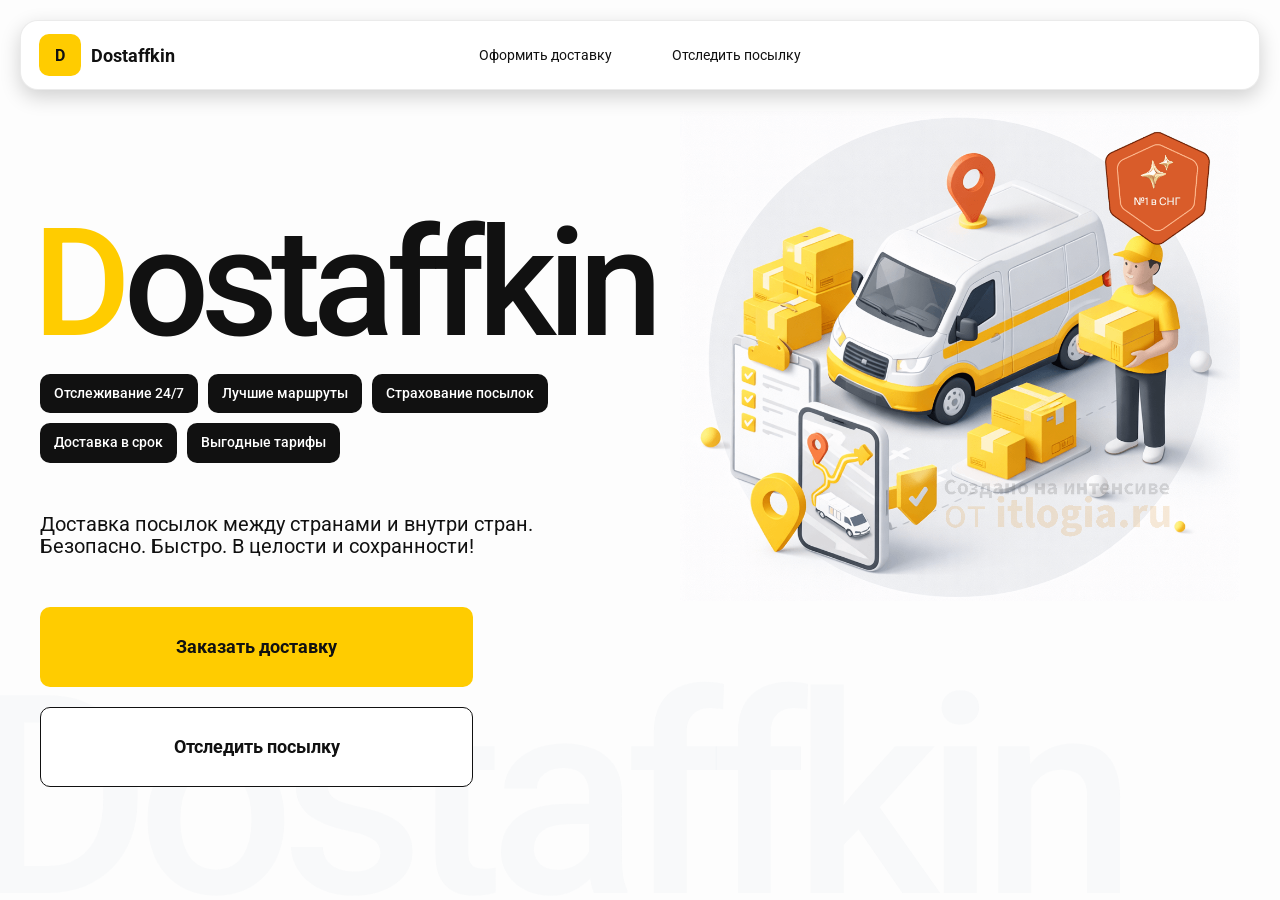
<file: index.html>
<!doctype html>
<html lang="ru">
<head>
    <meta charset="utf-8"/>
    <meta name="viewport" content="width=device-width,initial-scale=1,maximum-scale=1,user-scalable=0"/>
    <title>Dostaffkin — Доставка посылок между странами и внутри стран. Безопасно. Быстро. В целости и сохранности!</title>
    <link rel="stylesheet" href="styles/base.css"/>
    <link rel="stylesheet" href="styles/base_adaptive.css"/>
    <link rel="stylesheet" href="styles/index.css"/>
    <link rel="stylesheet" href="styles/index_adaptive.css"/>
</head>
<body>

<div class="container">

    <header class="header">
        <a class="header-brand" href="#">
            <div class="header-logo">D</div>
            <div class="header-title">Dostaffkin</div>
        </a>
        <nav class="header-menu">
            <a class="header-link" href="./order.html">Оформить <span>доставку</span></a>
            <a class="header-link" href="./track.html">Отследить <span>посылку</span></a>
        </nav>
    </header>

    <main class="main">

        <section class="main-info">
            <div class="main-title">
                <span>D</span>ostaffkin
            </div>

            <div class="main-features">
                <div class="main-feature">Отслеживание 24/7</div>
                <div class="main-feature">Лучшие маршруты</div>
                <div class="main-feature">Страхование посылок</div>
                <div class="main-feature">Доставка в срок</div>
                <div class="main-feature">Выгодные тарифы</div>
            </div>

            <div class="main-description">
                Доставка посылок между странами и внутри стран.
                Безопасно. Быстро. В целости и сохранности!
            </div>

            <div class="main-actions">
                <a class="button" type="button" href="./order.html">Заказать доставку</a>
                <a class="button button-white" type="button" href="./track.html">Отследить посылку</a>
            </div>

            <div class="main-title-ghost">Dostaffkin</div>
        </section>

        <section class="main-image">
            <img src="images/main-image.png" alt="Main image"/>
        </section>

    </main>

</div>

</body>
</html>
</file>
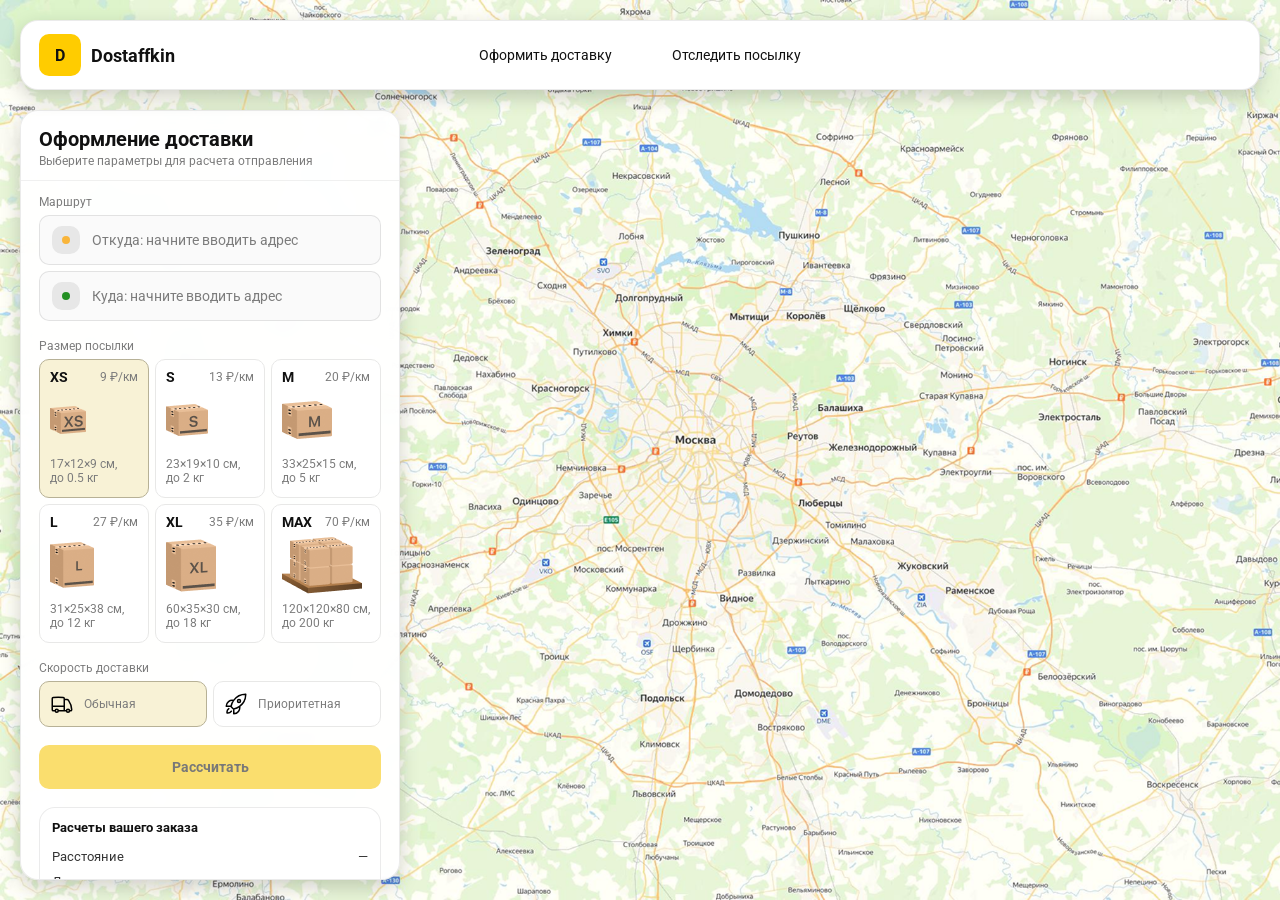
<file: order.html>
<!doctype html>
<html lang="ru">
<head>
    <meta charset="utf-8"/>
    <meta name="viewport" content="width=device-width,initial-scale=1,maximum-scale=1,user-scalable=0"/>
    <title>Оформление доставки</title>

    <link rel="stylesheet" href="styles/base.css"/>
    <link rel="stylesheet" href="styles/base_adaptive.css"/>

    <link rel="stylesheet" href="styles/order.css"/>
    <link rel="stylesheet" href="styles/order_adaptive.css"/>
</head>
<body>

    <div id="map"></div>

    <header class="header">
        <a class="header-brand" href="./index.html">
            <div class="header-logo">D</div>
            <div class="header-title">Dostaffkin</div>
        </a>
        <nav class="header-menu">
            <a class="header-link" href="./order.html">Оформить <span>доставку</span></a>
            <a class="header-link" href="./track.html">Отследить <span>посылку</span></a>
        </nav>
    </header>

    <aside class="main" id="sidebar">

        <div class="main-header">
            <div class="main-title">Оформление доставки</div>
            <div class="main-text">Выберите параметры для расчета отправления</div>
        </div>

        <div class="main-content">

            <div class="main-route">
                <div class="main-block-title">Маршрут</div>
                <div class="main-fields">
                    <div class="main-field" id="fromField">
                        <div class="main-pin"></div>
                        <input id="from" placeholder="Откуда: начните вводить адрес" autocomplete="off"/>
                        <div class="main-ac" id="fromAc" role="listbox" aria-label="Подсказки адресов"></div>
                    </div>

                    <div class="main-field" id="toField">
                        <div class="main-pin"></div>
                        <input id="to" placeholder="Куда: начните вводить адрес" autocomplete="off"/>
                        <div class="main-ac" id="toAc" role="listbox" aria-label="Подсказки адресов"></div>
                    </div>
                </div>
            </div>

            <div class="main-package">
                <div class="main-block-title">Размер посылки</div>

                <div class="main-sizes">
                    <div class="main-size-card is-active" data-value="xs">
                        <div class="main-size-top">
                            <div class="main-size-label">XS</div>
                            <div class="main-size-rate">9 ₽/км</div>
                        </div>
                        <div class="main-size-media">
                            <img src="images/sizes/xs.png" alt="Короб XS"/>
                        </div>
                        <div class="main-size-description">17×12×9 см,<br>до 0.5 кг</div>
                    </div>

                    <div class="main-size-card" data-value="s">
                        <div class="main-size-top">
                            <div class="main-size-label">S</div>
                            <div class="main-size-rate">13 ₽/км</div>
                        </div>
                        <div class="main-size-media">
                            <img src="images/sizes/s.png" alt="Короб S"/>
                        </div>
                        <div class="main-size-description">23×19×10 см,<br>до 2 кг</div>
                    </div>

                    <div class="main-size-card" data-value="m">
                        <div class="main-size-top">
                            <div class="main-size-label">M</div>
                            <div class="main-size-rate">20 ₽/км</div>
                        </div>
                        <div class="main-size-media">
                            <img src="images/sizes/m.png" alt="Короб M"/>
                        </div>
                        <div class="main-size-description">33×25×15 см,<br>до 5 кг</div>
                    </div>

                    <div class="main-size-card" data-value="l">
                        <div class="main-size-top">
                            <div class="main-size-label">L</div>
                            <div class="main-size-rate">27 ₽/км</div>
                        </div>
                        <div class="main-size-media">
                            <img src="images/sizes/l.png" alt="Короб L"/>
                        </div>
                        <div class="main-size-description">31×25×38 см,<br>до 12 кг</div>
                    </div>

                    <div class="main-size-card" data-value="xl">
                        <div class="main-size-top">
                            <div class="main-size-label">XL</div>
                            <div class="main-size-rate">35 ₽/км</div>
                        </div>
                        <div class="main-size-media">
                            <img src="images/sizes/xl.png" alt="Короб XL"/>
                        </div>
                        <div class="main-size-description">60×35×30 см,<br>до 18 кг</div>
                    </div>

                    <div class="main-size-card" data-value="max">
                        <div class="main-size-top">
                            <div class="main-size-label">MAX</div>
                            <div class="main-size-rate">70 ₽/км</div>
                        </div>
                        <div class="main-size-media main-size-media-palleta">
                            <img src="images/sizes/max.png" alt="Паллета"/>
                        </div>
                        <div class="main-size-description">120×120×80 см,<br>до 200 кг</div>
                    </div>
                </div>
            </div>

            <div class="main-speed">
                <div class="main-block-title">Скорость доставки</div>

                <div class="main-speeds">
                    <div class="main-speed-card is-active" data-value="regular">
                        <img class="main-speed-media" src="images/icons/regular.svg" alt="Regular"/>
                        <div class="main-speed-description">Обычная</div>
                    </div>
                    <div class="main-speed-card" data-value="fast">
                        <img class="main-speed-media" src="images/icons/fast.svg" alt="Fast"/>
                        <div class="main-speed-description">Приоритетная</div>
                    </div>
                </div>
            </div>

            <div class="main-calculate-block">
                <button id="calc" class="button calculate-button" type="button" disabled>Рассчитать</button>
            </div>

            <div class="main-result" id="result">
                <div class="main-result-title">Расчеты вашего заказа</div>
                <div class="main-result-lines">
                    <div class="main-result-line"><span>Расстояние</span><span id="distanceValue">—</span></div>
                    <div class="main-result-line"><span>Доставим через</span><span id="durationValue">—</span></div>
                    <div class="main-result-line"><span>Тариф</span><span id="rateValue">—</span></div>
                </div>
                <div class="main-price">
                    <div class="main-price-label">Итого</div>
                    <div class="main-price-value" id="totalValue">—</div>
                </div>
            </div>

            <div class="main-order-box">
                <div class="main-order-form" id="orderForm">
                    <div class="main-order-title">Оформление доставки</div>
                    <div class="main-block-info-row">
                        <div class="main-block-title">Контакты</div>
                        <div class="order-fields">
                            <div class="main-field">
                                <input id="customerName" placeholder="Ваше имя" autocomplete="off"/>
                            </div>
                            <div class="main-field">
                                <input id="customerPhone" placeholder="Ваш телефон" autocomplete="off" inputmode="tel"/>
                            </div>
                        </div>
                    </div>
                    <div class="main-block-info-row extra-info">
                        <div class="main-block-title">Дополнительная информация</div>
                        <div class="main-field textarea">
                            <textarea id="comment" placeholder="Детали доставки и комментарии"></textarea>
                        </div>
                    </div>
                    <button id="submit" class="button main-submit-request" type="button" disabled>Отправить заявку</button>
                </div>

                <div class="main-order-success" id="orderSuccess">
                    <div class="main-success-icon">✓</div>
                    <div class="main-success-title">Заявка отправлена!</div>
                    <div class="main-success-title">Номер отправления – <span id="orderId"></span></div>
                    <div class="main-success-subtitle">Мы скоро свяжемся с вами</div>
                </div>
            </div>

        </div>

    </aside>
<script src="https://api-maps.yandex.ru/2.1/?lang=ru_RU&apikey=1&suggest_apikey=1" type="text/javascript"></script>
<script src="order.js"></script>
</body>
</html>
</file>
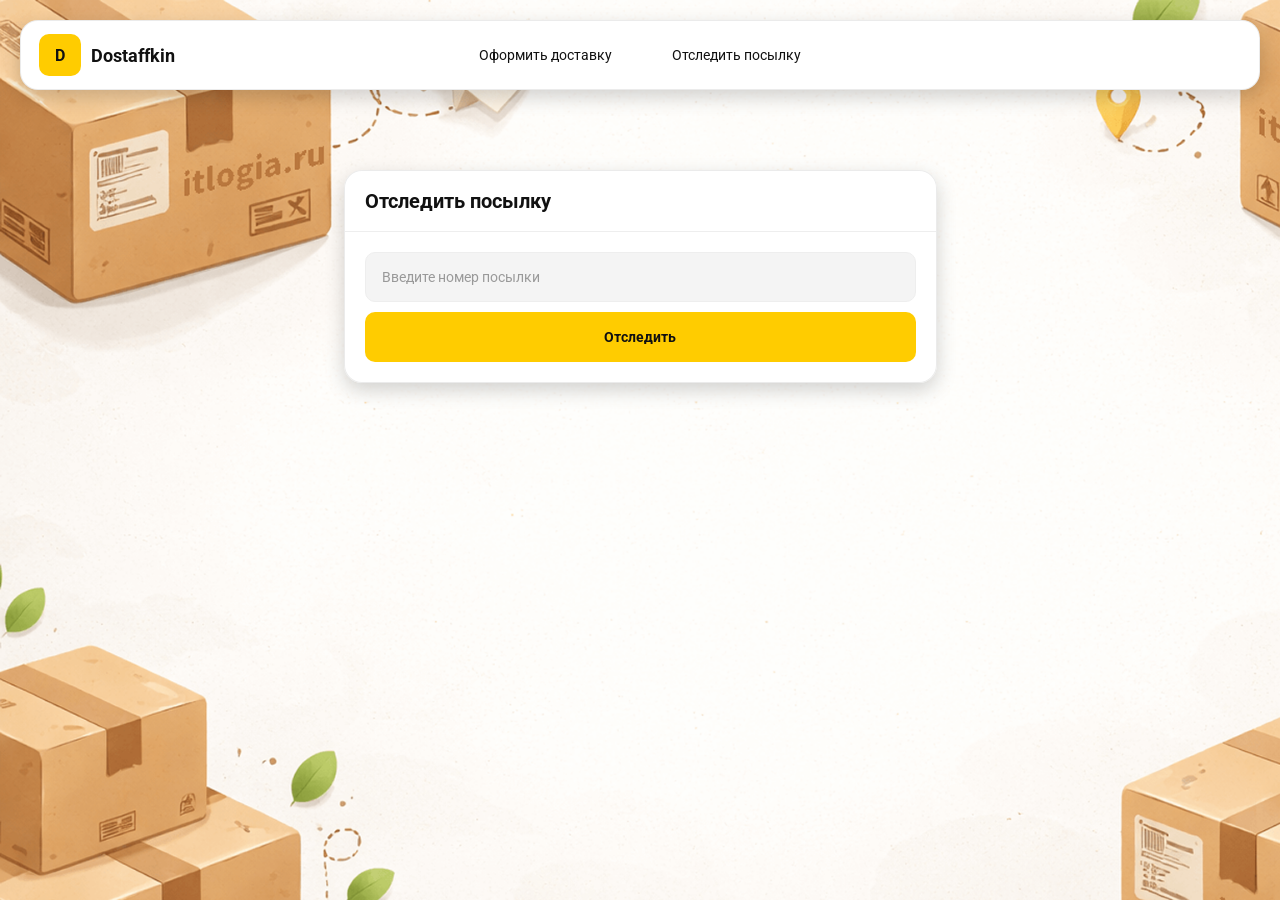
<file: track.html>
<!doctype html>
<html lang="ru">
<head>
    <meta charset="utf-8"/>
    <meta name="viewport" content="width=device-width,initial-scale=1,maximum-scale=1,user-scalable=0"/>
    <title>Отследить посылку</title>
    <link rel="stylesheet" href="styles/base.css"/>
    <link rel="stylesheet" href="styles/base_adaptive.css"/>
    <link rel="stylesheet" href="styles/track.css"/>
    <link rel="stylesheet" href="styles/track_adaptive.css"/>
</head>
<body>

<div class="container">
    <header class="header">
        <a class="header-brand" href="#">
            <div class="header-logo">D</div>
            <div class="header-title">Dostaffkin</div>
        </a>
        <nav class="header-menu">
            <a class="header-link" href="#">Оформить <span>доставку</span></a>
            <a class="header-link" href="#">Отследить <span>посылку</span></a>
        </nav>
    </header>
    <main class="track-content">

        <!-- Блок поиска -->
        <section class="track-card track-search">
            <div class="track-title">Отследить посылку</div>
            <div class="track-action">
                <div class="main-field track-field">
                    <input id="trackNumber" placeholder="Введите номер посылки" autocomplete="off"/>
                </div>
                <button id="trackButton" class="button track-button" type="button">Отследить</button>
            </div>
        </section>

        <!-- Блок результатов -->
        <section class="track-card track-result" id="trackResult">
            <div class="track-result-header">
                <div class="track-id" id="trackIdValue"></div>
                <div class="track-routes">
                    <div class="track-route">
                        <div class="track-route-pin">
                            <svg xmlns="http://www.w3.org/2000/svg" fill="none" viewBox="0 0 24 24" stroke-width="1.5"
                                 stroke="orange" class="size-6">
                                <path stroke-linecap="round" stroke-linejoin="round"
                                      d="M15 10.5a3 3 0 1 1-6 0 3 3 0 0 1 6 0Z"/>
                                <path stroke-linecap="round" stroke-linejoin="round"
                                      d="M19.5 10.5c0 7.142-7.5 11.25-7.5 11.25S4.5 17.642 4.5 10.5a7.5 7.5 0 1 1 15 0Z"/>
                            </svg>
                        </div>
                        <div class="track-route-address" id="trackFromValue">
                            Откуда: Москва, улица Арбат, 1
                        </div>
                    </div>
                    <div class="track-route track-route-arrow">
                        <svg xmlns="http://www.w3.org/2000/svg" fill="none" viewBox="0 0 24 24" stroke-width="1.5"
                             stroke="currentColor" class="size-6">
                            <path stroke-linecap="round" stroke-linejoin="round"
                                  d="M19.5 13.5 12 21m0 0-7.5-7.5M12 21V3"/>
                        </svg>
                    </div>
                    <div class="track-route">
                        <div class="track-route-pin">
                            <svg xmlns="http://www.w3.org/2000/svg" fill="none" viewBox="0 0 24 24" stroke-width="1.5"
                                 stroke="green" class="size-6">
                                <path stroke-linecap="round" stroke-linejoin="round"
                                      d="M15 10.5a3 3 0 1 1-6 0 3 3 0 0 1 6 0Z"/>
                                <path stroke-linecap="round" stroke-linejoin="round"
                                      d="M19.5 10.5c0 7.142-7.5 11.25-7.5 11.25S4.5 17.642 4.5 10.5a7.5 7.5 0 1 1 15 0Z"/>
                            </svg>
                        </div>
                        <div class="track-route-address" id="trackToValue">
                            Куда: Минск, проспект Независимости, 58
                        </div>
                    </div>
                </div>
            </div>
            <div class="track-info">
                <div class="track-status-title">Статус данной посылки:</div>
                <div class="track-status-list" id="trackStatusList">

                    <div class="track-status created">
                        <img src="images/icons/created.svg" class="track-status-icon" alt="Created">
                        <div class="track-status-text">
                            <div class="track-status-text-state">Создан</div>
                            <div class="track-status-text-date">10.01.2026</div>
                        </div>
                    </div>

                    <div class="track-status in-way">
                        <img src="images/icons/in-way.svg" class="track-status-icon" alt="In way">
                        <div class="track-status-text">
                            <div class="track-status-text-state">В пути: Москва</div>
                            <div class="track-status-text-date">18.01.2026</div>
                        </div>
                    </div>

                    <div class="track-status ready">
                        <img src="images/icons/ready.svg" class="track-status-icon" alt="Ready">
                        <div class="track-status-text">
                            <div class="track-status-text-state">Готов к выдаче</div>
                            <div class="track-status-text-date">25.01.2026</div>
                        </div>
                    </div>

                    <div class="track-status done">
                        <img src="images/icons/done.svg" class="track-status-icon" alt="Done">
                        <div class="track-status-text">
                            <div class="track-status-text-state">Вручен</div>
                            <div class="track-status-text-date">27.01.2026</div>
                        </div>
                    </div>

                </div>
            </div>
        </section>

    </main>
</div>

<script src="track.js"></script>

</body>
</html>
</file>
<file: styles/base.css>
/* Базовые стили для всех элементов всех страниц */
*, *::before, *::after {
    box-sizing: border-box;
}

/* Подключение шрифтов */
@font-face {
    font-family: "Roboto";
    src: url("../fonts/Roboto-Regular.ttf");
    font-weight: normal;
}

@font-face {
    font-family: "Roboto";
    src: url("../fonts/Roboto-Bold.ttf");
    font-weight: bold;
}

@font-face {
    font-family: "Roboto";
    src: url("../fonts/Roboto-Medium.ttf");
    font-weight: 500;
}

/* Общие стили для главных тегов страницы */
html, body {
    margin: 0;
    color: #111111;
    font-family: "Roboto", sans-serif;
}

body {
    background: #FDFDFD;
}

/* Контейнер страницы */
.container {
    overflow: hidden;
    min-height: 100vh;
}

/* Хедер */
.header {
    border-radius: 18px;
    box-shadow: 0 7px 20px 0 #0000002E;
    backdrop-filter: blur(10px);
    background: #ffffff;
    left: 20px;
    border: 1px solid rgba(0, 0, 0, 0.08);
    position: fixed;
    right: 20px;
    top: 20px;
    padding: 14px 18px;
    height: 70px;
    display: flex;
    align-items: center;
    z-index: 6;
}

/* Логотип */
.header-brand {
    display: flex;
    align-items: center;
    text-decoration: none;
    gap: 10px;
}

.header-logo {
    width: 42px;
    height: 42px;
    border-radius: 10px;
    background: #FFCC00;
    display: grid;
    place-items: center;
    font-weight: bold;
    color: #111;
}

.header-title {
    font-size: 18px;
    font-weight: bold;
    color: #111111;
    text-decoration: none;
}

/* Меню */
.header-menu {
    display: flex;
    align-items: center;
    gap: 60px;
    margin: 0;
    position: absolute;
    left: 50%;
    transform: translateX(-50%);
}

.header-link {
    font-size: 14px;
    color: #111111;
    text-decoration: none;
}

/* Общие стили кнопок */
.button {
    border: 0;
    outline: none;
    height: 44px;
    border-radius: 10px;
    font-size: 14px;
    font-weight: bold;
    cursor: pointer;
    font-family: inherit;
    transition: transform .08s ease, opacity .12s ease;
    background: #ffcc00;
    color: #111111;
    text-align: center;
    text-decoration: none;
}

.button:hover {
    background-color: #E5BC19;
}

.button:disabled {
    cursor: not-allowed;
    background-color: #FADE6E;
    color: #787878;
    transform: none;
}

.button.button-white {
    background: #ffffff;
    border: 1px solid #111111;
}

.button.button-white:hover {
    background: rgb(241 241 241);
}
</file>
<file: styles/base_adaptive.css>
/* Общие адаптивные стили */

@media (max-width: 767px) {
    .header {
        left: 10px;
        right: 10px;
        top: 10px;
    }

    .header-link span {
        display: none;
    }

    .header-menu {
        gap: 20px;
        justify-content: flex-start;
        margin: 0 0 0 30px;
        position: static;
        transform: none;
    }
}

@media (max-width: 420px) {
    .header-title {
        display: none;
    }
}

@media (max-width: 374px) {
    .header-menu {
        gap: 10px;
        margin: 0 0 0 10px;
    }
}
</file>
<file: styles/index.css>
/* Стили главной страницы */

/* Основной блок */
.main {
    padding: 111px 40px 40px;
    position: relative;
    display: flex;
}

/* Контент */
.main-info {
    max-width: 840px;
    width: 100%;
    position: relative;
}

/* Заголовок страницы */
.main-title {
    margin-top: 98px;
    font-weight: 500;
    font-size: 200px;
    line-height: 1;
    letter-spacing: -0.05em;
    color: #111111;
    left: -15px;
    position: relative;
}

.main-title span {
    color: #ffcc00;
}

/* Преимущества */
.main-features {
    margin-top: 15px;
    display: flex;
    flex-wrap: wrap;
    gap: 10px;
}

.main-feature {
    background: #111111;
    color: #ffffff;
    padding: 12px 14px;
    font-weight: 500;
    font-size: 14px;
    line-height: 1.1;
    border-radius: 10px;
}

/* Описание */
.main-description {
    margin-top: 50px;
    max-width: 500px;
    font-size: 20px;
    line-height: 1.1;
    color: #111111;
}

/* Блок с кнопками действий */
.main-actions {
    margin-top: 50px;
    display: flex;
    flex-direction: column;
    gap: 20px;
}

.main-actions .button {
    height: 80px;
    width: 433px;
    font-size: 18px;
    font-weight: bold;
    place-items: center;
    display: grid;
}

/* Полупрозрачный текст */
.main-title-ghost {
    position: absolute;
    z-index: -1;
    left: -70px;
    bottom: -150px;
    font-weight: 500;
    font-size: 278px;
    line-height: 1;
    letter-spacing: -0.05em;
    color: #ECEDF04D;
}

/* Блок с изображением */
.main-image {
    width: 1024px;
    top: 100px;
    z-index: -2;
}

.main-image img {
    width: 100%;
    max-width: 1024px;
    height: auto;
    display: block;
}
</file>
<file: styles/index_adaptive.css>
/* Адаптивные стили главной страницы */

@media (max-width: 1760px) {
    .main-title {
        font-size: 150px;
        left: -7px;
    }

    .main-info {
        max-width: 640px;
    }
}

@media (max-width: 1200px) {
    .main-info {
        max-width: 540px;
    }

    .main {
        padding: 111px 20px 20px;
    }

    .main-title {
        font-size: 120px;
        left: -4px;
    }

    .main-title-ghost {
        font-size: 220px;
    }
}

@media (max-width: 1024px) {
    .main-title {
        margin-top: 30px;
    }

    .main {
        flex-direction: column-reverse;
    }

    .main-image {
        max-width: 350px;
        position: absolute;
        left: 370px;
        top: 370px;
    }

    .main-info {
        max-width: 100%;
    }

    .main-actions {
        gap: 10px;
    }

    .main-actions .button {
        height: 50px;
        font-size: 14px;
        width: auto;
        max-width: 300px;
    }

    .main-description {
        max-width: 350px;
    }
}

@media (max-width: 570px) {
    .main-title {
        font-size: 88px;
    }

    .main-description {
        max-width: 100%;
    }

    .main-actions {
        width: 100%;
    }

    .main-actions .button {
        width: 100%;
        max-width: 100%;
    }

    .main-image {
        max-width: 650px;
        position: absolute;
        left: 170px;
        top: 70px;
        opacity: 0.2;
    }
}

@media (max-width: 400px) {
    .main-title {
        font-size: 70px;
    }
}
</file>
<file: styles/order.css>
/* Фон карты */
#map {
    background-image: url("../images/order-bg.png");
    background-size: cover;
    position: fixed;
    inset: 0;
}

/* Сайдбар */
.main {
    border-radius: 18px;
    box-shadow: 0 7px 20px 0 #0000002E;
    backdrop-filter: blur(10px);
    background: rgba(255, 255, 255, 0.96);
    left: 20px;
    border: 1px solid rgba(0, 0, 0, 0.08);
    position: fixed;
    top: 110px;
    bottom: 20px;
    width: 380px;
    display: flex;
    flex-direction: column;
    overflow: hidden;
    z-index: 5;
}

/* Шапка сайдбара */
.main-header {
    padding: 18px 18px 12px 18px;
    border-bottom: 1px solid rgba(0, 0, 0, 0.06);
    display: flex;
    flex-direction: column;
}

.main-title {
    font-size: 20px;
    line-height: 100%;
    font-weight: bold;
}

.main-text {
    font-size: 12px;
    margin-top: 5px;
    color: #7C7C7C;
}

/* Контейнер контента сайдбара */
.main-content {
    padding: 14px 18px 18px 18px;
    overflow: auto;
    scrollbar-width: none;
    display: flex;
    flex-direction: column;
    gap: 18px;
    flex: 1;
}

/* Заголовки блоков */
.main-block-title {
    font-size: 12px;
    color: #7C7C7C;
}

.main-route .main-block-title,
.main-package .main-block-title {
    margin-bottom: 6px;
}

/* Поля ввода */
.main-field {
    display: flex;
    align-items: center;
    margin-top: 6px;
    gap: 10px;
    border: 1px solid #1111111A;
    background: #FAFAFA;
    border-radius: 10px;
    padding: 10px 12px;
    position: relative;
    box-sizing: border-box;
    height: 50px;
}

.main-field.textarea {
    height: auto;
}

.main-pin {
    width: 28px;
    height: 28px;
    border-radius: 10px;
    background: rgba(17, 17, 17, 0.08);
    display: grid;
    place-items: center;
    flex: 0 0 auto;
    position: relative;
}

.main-pin::before {
    content: "";
    width: 8px;
    height: 8px;
    border-radius: 999px;
    background: orange;
    opacity: .75;
    display: block;
}

.main-field:last-child .main-pin::before {
    background: green;
    opacity: .85;
}

input, textarea {
    width: 100%;
    border: 0;
    outline: none;
    background: transparent;
    font-size: 14px;
    color: #111111;
    font-family: inherit;
}

textarea {
    resize: vertical;
    min-height: 72px;
    padding: 2px 0;
}

input::placeholder, textarea::placeholder {
    color: #7C7C7C;
}

.main-field:focus-within {
    border-color: rgba(0, 0, 0, 0.20);
    box-shadow: 0 0 0 4px rgba(255, 204, 0, 0.35);
    background: rgba(255, 255, 255, 0.75);
}

/* Блок с размерами посылки */
.main-sizes {
    display: grid;
    gap: 6px;
    grid-template-columns: repeat(3, 1fr);
}

.main-size-card {
    border: 1px solid #E8E8E7;
    background: #FFFFFF;
    border-radius: 10px;
    padding: 10px;
    cursor: pointer;
    user-select: none;
    transition: transform .08s ease, border-color .12s ease, background .12s ease;
    min-height: 139px;
}

.main-size-card:hover {
    transform: translateY(-1px);
}

.main-size-card.is-active {
    background-color: #F8F2D6;
    border-color: #B7B196;
}

.main-size-top {
    display: flex;
    align-items: center;
    justify-content: space-between;
}

.main-size-label {
    font-weight: bold;
    font-size: 14px;
    color: #111111;
    line-height: 100%;
}

.main-size-rate {
    font-size: 12px;
    color: #7C7C7C;
    line-height: 100%;
}

.main-size-media {
    margin-top: 8px;
    height: 57px;
}

.main-size-description {
    margin-top: 8px;
    font-size: 12px;
    color: #7C7C7C;
    line-height: 1.2;
}

/* Кнопка расчёта */
.calculate-button {
    width: 100%;
}

/* Блок результатов */
.main-result {
    border: 1px solid rgba(0, 0, 0, 0.08);
    background: rgba(255, 255, 255, 0.75);
    border-radius: 16px;
    padding: 12px;
    line-height: 1.25;
}

.main-result-title {
    font-weight: bold;
    font-size: 13px;
    color: #111111;
    margin-bottom: 13px;
}

.main-result-lines {
    gap: 8px;
    display: flex;
    flex-direction: column;
}

.main-result-line {
    font-size: 13px;
    color: rgba(17, 17, 17, 0.85);
    display: flex;
    justify-content: space-between;
}

.main-price {
    margin-top: 18px;
    padding-top: 10px;
    border-top: 1px dashed rgba(0, 0, 0, 0.12);
    display: flex;
    align-items: baseline;
    justify-content: space-between;
}

.main-price-label {
    font-size: 12px;
    color: rgba(17, 17, 17, 0.55);
}

.main-price-value {
    font-size: 20px;
    font-weight: bold;
    color: #111111;
    letter-spacing: -0.3px;
}

/* Форма заявки */
.main-order-box {
    background: #ffffff;
    border: 1px solid #E8E8E7;
    border-radius: 10px;
    padding: 12px;
}

.main-order-title {
    margin-bottom: 8px;
    font-weight: bold;
    font-size: 14px;
    color: #111111;
}

.main-block-info {
    display: flex;
    flex-direction: column;
    gap: 6px;
}

.order-fields {
    display: grid;
    grid-template-columns: 1fr 1fr;
    column-gap: 10px;
    margin-top: 6px;
}

.main-block-info-row.extra-info {
    display: block;
    margin-top: 13px;
}

.main-submit-request {
    width: 100%;
    margin-top: 6px;
}

/* Успешная отправка */
.main-order-success {
    display: none;
    text-align: center;
    padding: 22px 12px;
    gap: 12px;
}

.main-order-success.is-visible {
    display: flex;
    flex-direction: column;
    align-items: center;
}

.main-success-icon {
    width: 56px;
    height: 56px;
    border-radius: 50%;
    background: #16a34a;
    color: #ffffff;
    display: grid;
    place-items: center;
    font-size: 30px;
}

.main-success-title {
    font-size: 14px;
    font-weight: bold;
    color: #111111;
}

.main-success-subtitle {
    font-size: 12px;
    color: rgba(17, 17, 17, 0.55);
    line-height: 1.3;
}

/* Скорость доставки */
.main-speed .main-block-title {
    margin-bottom: 6px;
}

.main-speeds {
    display: grid;
    gap: 6px;
    grid-template-columns: repeat(2, 1fr);
}

.main-speed-card {
    border: 1px solid #E8E8E7;
    background: #FFFFFF;
    border-radius: 10px;
    padding: 10px;
    cursor: pointer;
    user-select: none;
    transition: transform .08s ease, border-color .12s ease, background .12s ease;
    display: flex;
    align-items: center;
    gap: 10px;
}

.main-speed-card:hover {
    transform: translateY(-1px);
}

.main-speed-card.is-active {
    background-color: #F8F2D6;
    border-color: #B7B196;
}

.main-speed-description {
    font-size: 12px;
    color: #7C7C7C;
    line-height: 1.2;
}
</file>
<file: styles/order_adaptive.css>
/* Адаптивные стили страницы оформления доставки */

@media (max-width: 767px) {
    .main {
        left: 10px;
        right: 10px;
        top: 50%;
        bottom: 12px;
        width: auto;
        max-width: none;
    }
}

@media (max-width: 420px) {
    .main-sizes {
        grid-template-columns: repeat(2, 1fr);
    }
}
</file>
<file: styles/track.css>
.container {
    background: #F4F4F4 url("../images/track-bg.png");
    background-size: cover;
    min-height: 100vh;
    padding: 170px 0 50px 0;
}

.track-content {
    width: 593px;
    margin: 0 auto;
}

/* === CARD === */

.track-card {
    width: 100%;
    border-radius: 18px;
    box-shadow: 0 7px 20px 0 #0000002E;
    backdrop-filter: blur(10px);
    background: rgba(255, 255, 255, 0.96);
    border: 1px solid rgba(0, 0, 0, 0.08);
}

/* === SEARCH BLOCK === */

.track-title {
    font-size: 20px;
    line-height: 100%;
    font-weight: bold;
    border-bottom: 1px solid #EEEEEE;
    padding: 20px;
}

.track-action {
    padding: 20px;
}

.track-button {
    width: 100%;
    height: 50px;
}

.track-field {
    margin-bottom: 10px;
}

.main-field input {
    width: 100%;
    height: 50px;
    border-radius: 10px;
    border: 1px solid #EEEEEE;
    outline: none;
    padding: 0 16px;
    font-size: 14px;
    font-family: inherit;
    color: #111111;
    background: #F4F4F4;
}

.main-field input::placeholder {
    color: rgba(17, 17, 17, 0.4);
}

.main-field input:focus {
    border-color: #FFCC00;
}

/* === RESULT BLOCK === */

.track-result {
    margin-top: 5px;
    display: none;
}

.track-result.is-visible {
    display: block;
}

.track-result-header {
    font-weight: bold;
    font-size: 14px;
    color: #111111;
    padding: 20px;
    border-bottom: 1px solid #EEEEEE;
}

.track-id {
    margin-bottom: 12px;
    font-size: 20px;
}

.track-routes {
    display: flex;
    flex-direction: column;
    gap: 10px;
    font-weight: normal;
}

.track-route {
    display: flex;
    align-items: center;
    gap: 10px;
}

.track-route-pin {
    width: 24px;
    height: 24px;
    flex-shrink: 0;
}

.track-route-arrow {
    padding: 15px 0;
    width: 24px;
    height: 24px;
}

/* === INFO & STATUS === */

.track-info {
    padding: 20px;
}

.track-status-title {
    font-size: 14px;
    color: #111111;
    margin-bottom: 20px;
}

.track-status-list {
    display: flex;
    flex-direction: column;
    gap: 15px;
}

.track-status {
    display: flex;
    align-items: center;
    font-size: 12px;
    gap: 10px;
}

.track-status-icon {
    width: 40px;
    height: 40px;
    border-radius: 50%;
    background: rgba(17, 17, 17, 0.08);
    display: grid;
    place-items: center;
    flex: 0 0 auto;
}

.track-status.created .track-status-icon {
    background-color: #F1CB00;
}

.track-status.in-way .track-status-icon {
    background-color: #F08A11;
}

.track-status.ready .track-status-icon {
    background-color: #A35D0A;
}

.track-status.done .track-status-icon {
    background-color: #37C93B;
}

.track-status-text {
    display: flex;
    align-items: center;
    justify-content: space-between;
    color: #111111;
    font-size: 12px;
    flex: 1;
}

.track-status-date {
    color: rgba(17, 17, 17, 0.55);
}
</file>
<file: styles/track_adaptive.css>
@media (max-width: 767px) {
    .container {
        padding: 130px 0 50px 0;
    }

    .track-content {
        width: 100%;
        padding-left: 10px;
        padding-right: 10px;
    }

    .track-result-header {
        padding: 20px;
    }
}
</file>
